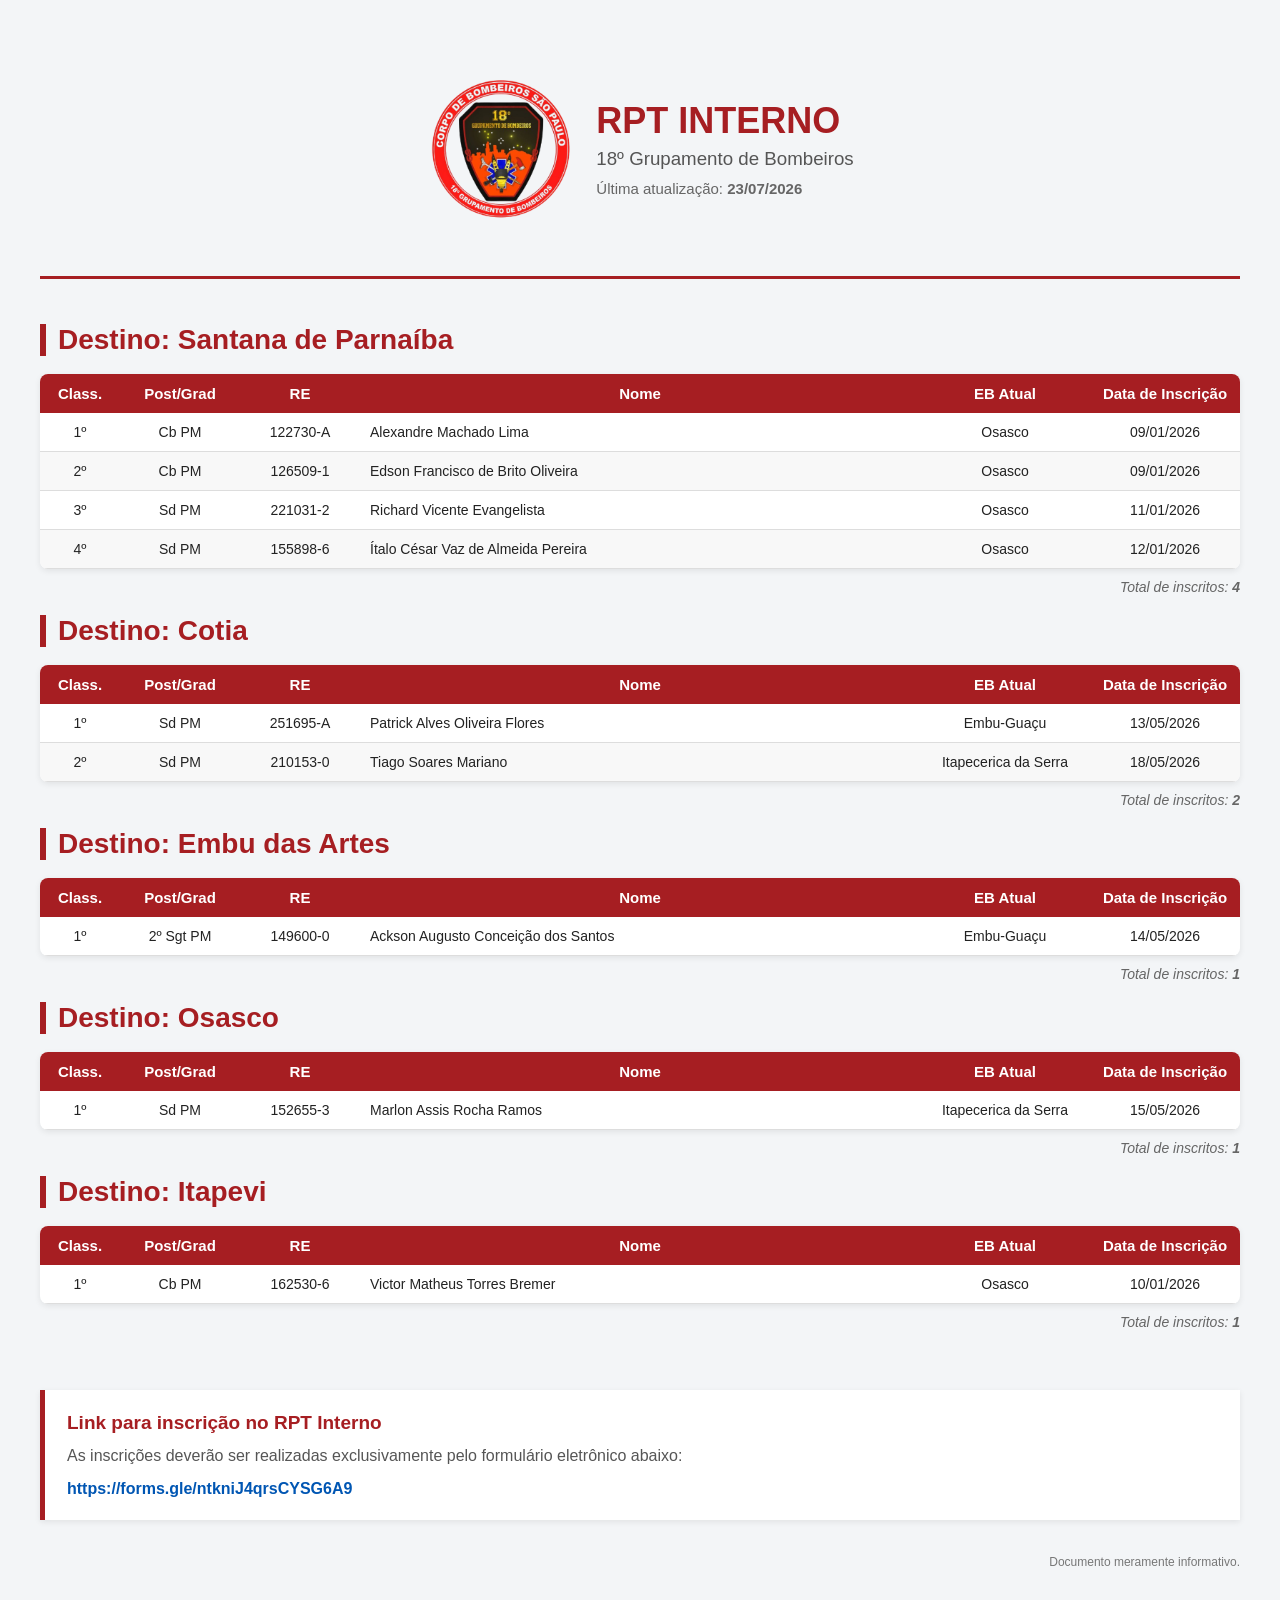
<file: index.html>
<!DOCTYPE html>
<html lang="pt-BR">
<! -- SITE PROVISÓRIO - AGUARDANDO AUTOMAÇÃO E MELHORIAS -->
<head>

    <meta charset="UTF-8">

    <meta name="viewport" content="width=device-width, initial-scale=1.0">

    <title>RPT Interno 18º GB</title> <!-- Esse é o título da página -->
     <link rel="icon" type="image/png" href="escudo.png">

    <link rel="stylesheet" href="style.css">

</head>

<body>

<header>

    <div class="logo"> 

      
        <img src="logo.png" alt="Brasão 18º GB">  

    </div>

    <div class="titulo">

        <h1>RPT INTERNO</h1>

        <h3>18º Grupamento de Bombeiros</h3>

        <p>
            Última atualização:
            
            <strong>23/07/2026</strong>

        </p>

    </div>

</header>

<div class="container">

<!-- ========================================= -->
<!-- SANTANA DE PARNAÍBA -->
<!-- ========================================= -->

<div class="grupo">

    <h2>Destino: Santana de Parnaíba</h2>

    <table>

        <thead>

            <tr>

                <th>Class.</th>
                <th>Post/Grad</th>
                <th>RE</th>
                <th>Nome</th>
                <th>EB Atual</th>
                <th>Data de Inscrição</th>

            </tr>

        </thead>

        <tbody>

            <tr>
 
                <td class="classificacao"></td>
                <td>Cb PM</td>
                <td>122730-A</td>
                <td>Alexandre Machado Lima</td>
                <td>Osasco</td>
                <td>09/01/2026</td>

            </tr>

            <tr>

                <td class="classificacao"></td>
                <td>Cb PM</td>
                <td>126509-1</td>
                <td>Edson Francisco de Brito Oliveira</td>
                <td>Osasco</td>
                <td>09/01/2026</td>

            </tr>

            <tr>

                <td class="classificacao"></td>
                <td>Sd PM</td>
                <td>221031-2</td>
                <td>Richard Vicente Evangelista</td>
                <td>Osasco</td>
                <td>11/01/2026</td>

            </tr>

            <tr>

                <td class="classificacao"></td>
                <td>Sd PM</td>
                <td>155898-6</td>
                <td>Ítalo César Vaz de Almeida Pereira</td>
                <td>Osasco</td>
                <td>12/01/2026</td>

            </tr>

        </tbody>

    </table>

    <div class="total-inscritos">

        Total de inscritos:
        <strong class="contador"></strong>

    </div>

</div>

<!-- ========================================= -->
<!-- COTIA -->
<!-- ========================================= -->
<div class="grupo">

    <h2>Destino: Cotia</h2>

    <table>

        <thead>

            <tr>
                <th>Class.</th>
                <th>Post/Grad</th>
                <th>RE</th>
                <th>Nome</th>
                <th>EB Atual</th>
                <th>Data de Inscrição</th>
            </tr>

        </thead>

        <tbody>

            <tr>
                <td class="classificacao"></td>
                <td>Sd PM</td>
                <td>251695-A</td>
                <td>Patrick Alves Oliveira Flores</td>
                <td>Embu-Guaçu</td>
                <td>13/05/2026</td>
            </tr>

            <tr>
                <td class="classificacao"></td>
                <td>Sd PM</td>
                <td>210153-0</td>
                <td>Tiago Soares Mariano</td>
                <td>Itapecerica da Serra</td>
                <td>18/05/2026</td>
            </tr>

        </tbody>

    </table>

    <div class="total-inscritos">

        Total de inscritos:
        <strong class="contador"></strong>

    </div>

</div>

<!-- ========================================= -->
<!-- EMBU DAS ARTES -->
<!-- ========================================= -->

<div class="grupo">

    <h2>Destino: Embu das Artes</h2>

    <table>

        <thead>

            <tr>
                <th>Class.</th>
                <th>Post/Grad</th>
                <th>RE</th>
                <th>Nome</th>
                <th>EB Atual</th>
                <th>Data de Inscrição</th>
            </tr>

        </thead>

        <tbody>

            <tr>
                <td class="classificacao"></td>
                <td>2º Sgt PM</td>
                <td>149600-0</td>
                <td>Ackson Augusto Conceição dos Santos</td>
                <td>Embu-Guaçu</td>
                <td>14/05/2026</td>
            </tr>

        </tbody>

    </table>

    <div class="total-inscritos">

        Total de inscritos:
        <strong class="contador"></strong>

    </div>

</div>

<!-- ========================================= -->
<!-- OSASCO -->
<!-- ========================================= -->

<div class="grupo">

    <h2>Destino: Osasco</h2>

    <table>

        <thead>

            <tr>
                <th>Class.</th>
                <th>Post/Grad</th>
                <th>RE</th>
                <th>Nome</th>
                <th>EB Atual</th>
                <th>Data de Inscrição</th>
            </tr>

        </thead>

        <tbody>

            <tr>
                <td class="classificacao"></td>
                <td>Sd PM</td>
                <td>152655-3</td>
                <td>Marlon Assis Rocha Ramos</td>
                <td>Itapecerica da Serra</td>
                <td>15/05/2026</td>
            </tr>

        </tbody>

    </table>

    <div class="total-inscritos">

        Total de inscritos:
        <strong class="contador"></strong>

    </div>

</div>

<!-- ========================================= -->
<!-- ITAPEVI -->
<!-- ========================================= -->
<div class="grupo">

    <h2>Destino: Itapevi</h2>

    <table>

        <thead>

            <tr>
                <th>Class.</th>
                <th>Post/Grad</th>
                <th>RE</th>
                <th>Nome</th>
                <th>EB Atual</th>
                <th>Data de Inscrição</th>
            </tr>

        </thead>

        <tbody>

            <tr>
                <td class="classificacao"></td>
                <td>Cb PM</td>
                <td>162530-6</td>
                <td>Victor Matheus Torres Bremer</td>
                <td>Osasco</td>
                <td>10/01/2026</td>
            </tr>



        </tbody>

    </table>

    <div class="total-inscritos">

        Total de inscritos:
        <strong class="contador"></strong>

    </div>

</div>

</div>
<!-- ========================================= -->
<!-- INSCRIÇÃO -->
<!-- ========================================= -->

<section class="inscricao">

    <h3>Link para inscrição no RPT Interno</h3>

    <p>
        As inscrições deverão ser realizadas exclusivamente pelo formulário eletrônico abaixo:
    </p>

    <a href="https://forms.gle/ntkniJ4qrsCYSG6A9" target="_blank">
        https://forms.gle/ntkniJ4qrsCYSG6A9
    </a>

</section>

<footer>

    Documento meramente informativo.

</footer>


<!-- CONTADOR AUTOMÁTICO DE QUANTIDADE DE MILITARES POR POSTO E CLASSIFICAÇÃO CONFORME DATA DE INSCRIÇÃO-->

<script> 


document.querySelectorAll(".grupo").forEach(grupo => {

    const tbody = grupo.querySelector("tbody");
    const linhas = Array.from(tbody.querySelectorAll("tr"));

    // Ordena por data de inscrição
    linhas.sort((a, b) => {

        const dataA = a.cells[5].textContent.trim().split("/");
        const dataB = b.cells[5].textContent.trim().split("/");

        const dA = new Date(dataA[2], dataA[1] - 1, dataA[0]);
        const dB = new Date(dataB[2], dataB[1] - 1, dataB[0]);

        return dA - dB;

    });

    // Limpa a tabela
    tbody.innerHTML = "";

    // Reinsere já ordenado e classificado
    linhas.forEach((linha, indice) => {

        linha.querySelector(".classificacao").textContent = `${indice + 1}º`;

        tbody.appendChild(linha);

    });

    // Atualiza o total
    grupo.querySelector(".contador").textContent = linhas.length;

});


</script>

</body>

</html>
</file>
<file: style.css>
*{

    margin:0;
    padding:0;
    box-sizing:border-box;

}

body{

    font-family:Arial, Helvetica, sans-serif;

    background:#f3f5f7;

    color:#222;

    padding:40px;

}

/* ========================= */
/* CABEÇALHO */
/* ========================= */

header{

    display:flex;

    justify-content:center;

    align-items:center;

    gap:20px;

    margin-bottom:45px;

    padding-bottom:20px;

    border-bottom:3px solid #A61E22;

}

.logo img{

    width:150px;

}

header h1{

    font-size:36px;

    color:#A61E22;

}

header h3{

    margin-top:6px;

    color:#555;

    font-weight:normal;

}

header p{

    margin-top:10px;

    color:#666;

    font-size:15px;

}

.titulo{

    text-align:left;

}

.titulo h1{

    margin-bottom:5px;

}

.titulo h3{

    margin-bottom:8px;

}

/* ========================= */
/* DESTINOS */
/* ========================= */

.container{
    max-width: 1800px;
    margin: 0 auto;
}

.grupo{

    margin-top:20px;

}

.grupo:first-of-type{

    margin-top:0;

}

.grupo h2{

    color:#A61E22;

    font-size:28px;

    margin-bottom:18px;

    padding-left:12px;

    border-left:6px solid #A61E22;

}

/* ========================= */
/* TABELAS */
/* ========================= */

table{

    width:100%;

    border-collapse:collapse;

    table-layout:fixed;

    background:white;

    box-shadow:0 2px 6px rgba(0,0,0,.08);
    border-radius: 8px;
    overflow: hidden;

}

thead{

    display:table-header-group;

    background:#A61E22;

    color:white;

}

th{

    padding:11px 10px;

    font-size:15px;

    font-weight:bold;

}

td{

    padding:11px 10px;

    font-size:14px;

    border-bottom:1px solid #ddd;

    text-align:center;

}

tbody tr:nth-child(even){

    background:#f8f8f8;

}

tbody tr:hover{

    background:#edf5ff;

}

td:nth-child(4){

    text-align:left;

}
/* ========================= */
/* LARGURA DAS COLUNAS */
/* ========================= */

th:nth-child(1),
td:nth-child(1){

    width:80px;

}

th:nth-child(2),
td:nth-child(2){

    width:120px;

}

th:nth-child(3),
td:nth-child(3){

    width:120px;

}

th:nth-child(5),
td:nth-child(5){

    width:170px;

}

th:nth-child(6),
td:nth-child(6){

    width:150px;

}

/* A coluna Nome ocupa o restante automaticamente */


/* ========================= */
/* TOTAL DE INSCRITOS */
/* ========================= */

.total-inscritos{

    margin-top:10px;

    text-align:right;

    color:#666;

    font-size:14px;

    font-style:italic;

}


/* ========================= */
/* LINK DE INSCRIÇÃO */
/* ========================= */

.inscricao{

    margin-top:60px;

    padding:22px;

    background:#ffffff;

    border-left:5px solid #A61E22;

    box-shadow:0 2px 6px rgba(0,0,0,.08);

}

.inscricao h3{

    color:#A61E22;

    margin-bottom:10px;

    font-size:19px;

}

.inscricao p{

    color:#555;

    margin-bottom:12px;

    line-height:1.5;

}

.inscricao a{

    color:#0056b3;

    font-weight:bold;

    text-decoration:none;

    word-break:break-all;

}

.inscricao a:hover{

    text-decoration:underline;

}


/* ========================= */
/* RODAPÉ */
/* ========================= */

footer{

    margin-top:35px;

    text-align:right;

    color:#777;

    font-size:12px;

}


/* ========================= */
/* IMPRESSÃO */
/* ========================= */

@media print{

    body{

        background:white;

        padding:0;

    }

    .grupo{

        page-break-inside:avoid;

    }

    table{

        box-shadow:none;

    }

    .inscricao{

        box-shadow:none;

    }

}
</file>
